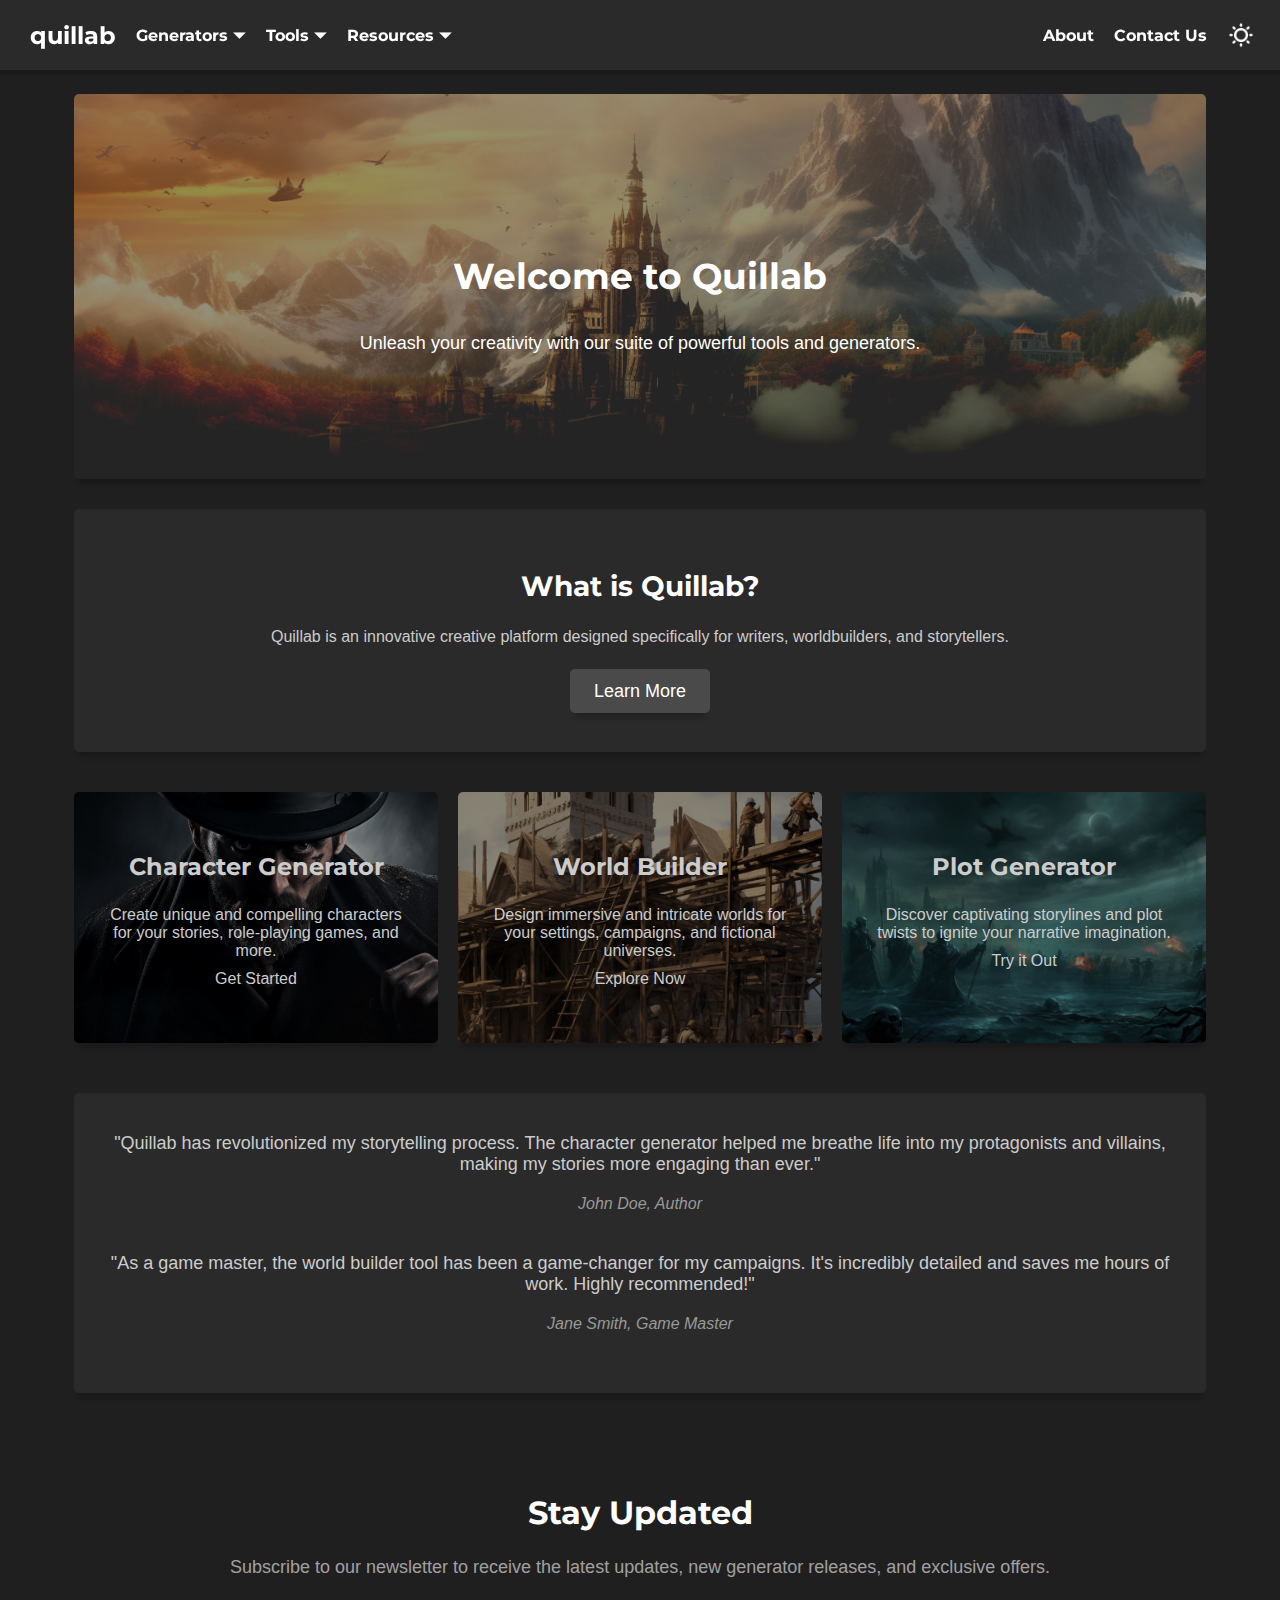
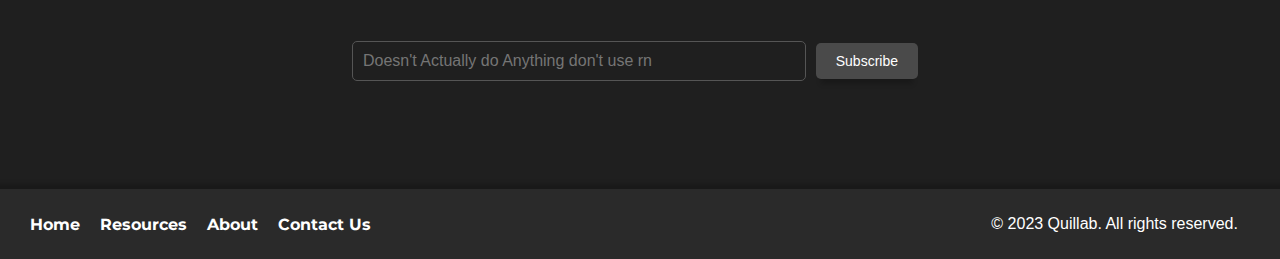
<file: quillab/index.html>
<!DOCTYPE html>
<html>

<head>
  <title>Quillab | Home</title>
  <link rel="icon" type="image/png" href="images/icon.png">
  <link rel="stylesheet" href="styles/style.css">
</head>

<body>
  <!--HEADER-->
  <header>
    <nav>
      <ul class="header-options-left">

        <li><a class="link" href="./"><h1>quillab</h1></a></li>

        <li class="dropdown">
          <h2>Generators ⏷</h2>
          <div class="dropdown-container">
            <ul class="dropdown-content">
              <li><a class="link" href="./generators"><b>Generators Home</b></a></li>
              <li><a class="link" href="./generators/character-generator">Character Generator</a></li>
              <!-- Add more generator links here -->
            </ul>
          </div>
        </li>
        
        <li class="dropdown" class="link" href="./generators">
          <h2>Tools ⏷</h2>
          <div class="dropdown-container">
            <ul class="dropdown-content">
              <li><a class="link" href="./tools"><b>Tools Home</b></a></li>
              <!-- Add more generator links here -->
            </ul>
          </div>
        </li>
        
        <li class="dropdown">
          <h2>Resources ⏷</h2>
          <div class="dropdown-container">
            <ul class="dropdown-content">
              <li><a class="link" href="./resources"><b>Resources Home</b></a></li>
              <li><a class="link" href="./resources/brandon-sanderson/writing-lectures-2020">Sci-Fi and Fantasy Writing Lectures</a></li>
              <!-- Add more generator links here -->
            </ul>
          </div>
        </li>
      </ul>
      <ul class="header-options-right">
        <li><a class="link" href="./about"><h2>About</h2></a></li>
        <li><a class="link" href="./contactus"><h2>Contact Us</h2></a></li>
        <li><img src="./images/light-mode.png" class="icon-button" onclick="toggleTheme()"></li>
      </ul>
    </nav>
    <script>
      var element = document.body;
      
      if (localStorage.getItem("theme") === "light-mode")
      {
        element.classList.toggle("light-mode");
        console.log("Set theme at startup");
      } else
      {
        localStorage.setItem("theme", "dark-mode");
        console.log("Set Theme to Dark Mode");
      }

      function toggleTheme() {
        element.classList.toggle("light-mode");

        if (localStorage.getItem("theme") === "dark-mode")
        {
          localStorage.setItem("theme", "light-mode");
          console.log("Set Theme to Light Mode");
        } else
        {
          localStorage.setItem("theme", "dark-mode");
          console.log("Set Theme to Dark Mode");
        }
      }
    </script>
  </header>
  
  <!--BODY-->
  <div class="centered-container">
    <section class="hero-section" style="background-image: url(./images/hero_banner_dark.png);">
      <h1 style="color: white;">Welcome to Quillab</h1>
      <p style="color: white;">Unleash your creativity with our suite of powerful tools and generators.</p>
    </section>

    <section class="box-container">
      <h2 style="margin: 20px 0;">What is Quillab?</h2>
      <p>Quillab is an innovative creative platform designed specifically for writers, worldbuilders, and storytellers.</p>
      <div style="margin: 30px 0 10px;">
        <a class="large-button-link" href="./about">Learn More</a>
      </div>
    </section>
  
    <section class="feature-section">
      <a href="./character-generator" class="feature-card-link" style="background-image: url(./images/banners/gen_character.png); background-color: #aaaaaa;">
        <h3 style="color: #cccccc;">Character Generator</h3>
        <p style="color: #cccccc;">Create unique and compelling characters for your stories, role-playing games, and more.</p>
        <p style="color: #cccccc;">Get Started</p>
      </a>
      <a href="#" class="feature-card-link" style="background-image: url(./images/banners/worldbuilding.png); background-color: #888888;">
        <h3 style="color: #cccccc;">World Builder</h3>
        <p style="color: #cccccc;">Design immersive and intricate worlds for your settings, campaigns, and fictional universes.</p>
        <p style="color: #cccccc;">Explore Now</p>
      </a>
      <a href="#" class="feature-card-link" style="background-image: url(./images/banners/gen_plot.png); background-color: #888888;">
        <h3 style="color: #cccccc;">Plot Generator</h3>
        <p style="color: #cccccc;">Discover captivating storylines and plot twists to ignite your narrative imagination.</p>
        <p style="color: #cccccc;">Try it Out</p>
      </a>
    </section>
  
    <section class="testimonial-section">
      <div class="testimonial">
        <blockquote>"Quillab has revolutionized my storytelling process. The character generator helped me breathe life into my protagonists and villains, making my stories more engaging than ever."</blockquote>
        <cite>John Doe, Author</cite>
      </div>
      <div class="testimonial">
        <blockquote>"As a game master, the world builder tool has been a game-changer for my campaigns. It's incredibly detailed and saves me hours of work. Highly recommended!"</blockquote>
        <cite>Jane Smith, Game Master</cite>
      </div>
    </section>
  
    <section class="newsletter-section">
      <h2>Stay Updated</h2>
      <p>Subscribe to our newsletter to receive the latest updates, new generator releases, and exclusive offers.</p>
      <form class="newsletter-form">
        <input type="email" placeholder="Doesn't Actually do Anything don't use rn" required>
        <button type="submit">Subscribe</button>
      </form> 
    </section>
  </div>

  <!--FOOTER-->
  <footer>
    <nav>
      <ul class="header-options-left">
        <li><a class="link" href="./index"><h2>Home</h2></a></li>
        <li><a class="link" href="./resources"><h2>Resources</h2></a></li>
        <li><a class="link" href="./about"><h2>About</h2></a></li>
        <li><a class="link" href="./contactus"><h2>Contact Us</h2></a></li>
      </ul>
      <ul class="header-options-right">
        <li>&copy; 2023 Quillab. All rights reserved.</li>
      </ul>
    </nav>
  </footer>
</body>
</html>
</file>
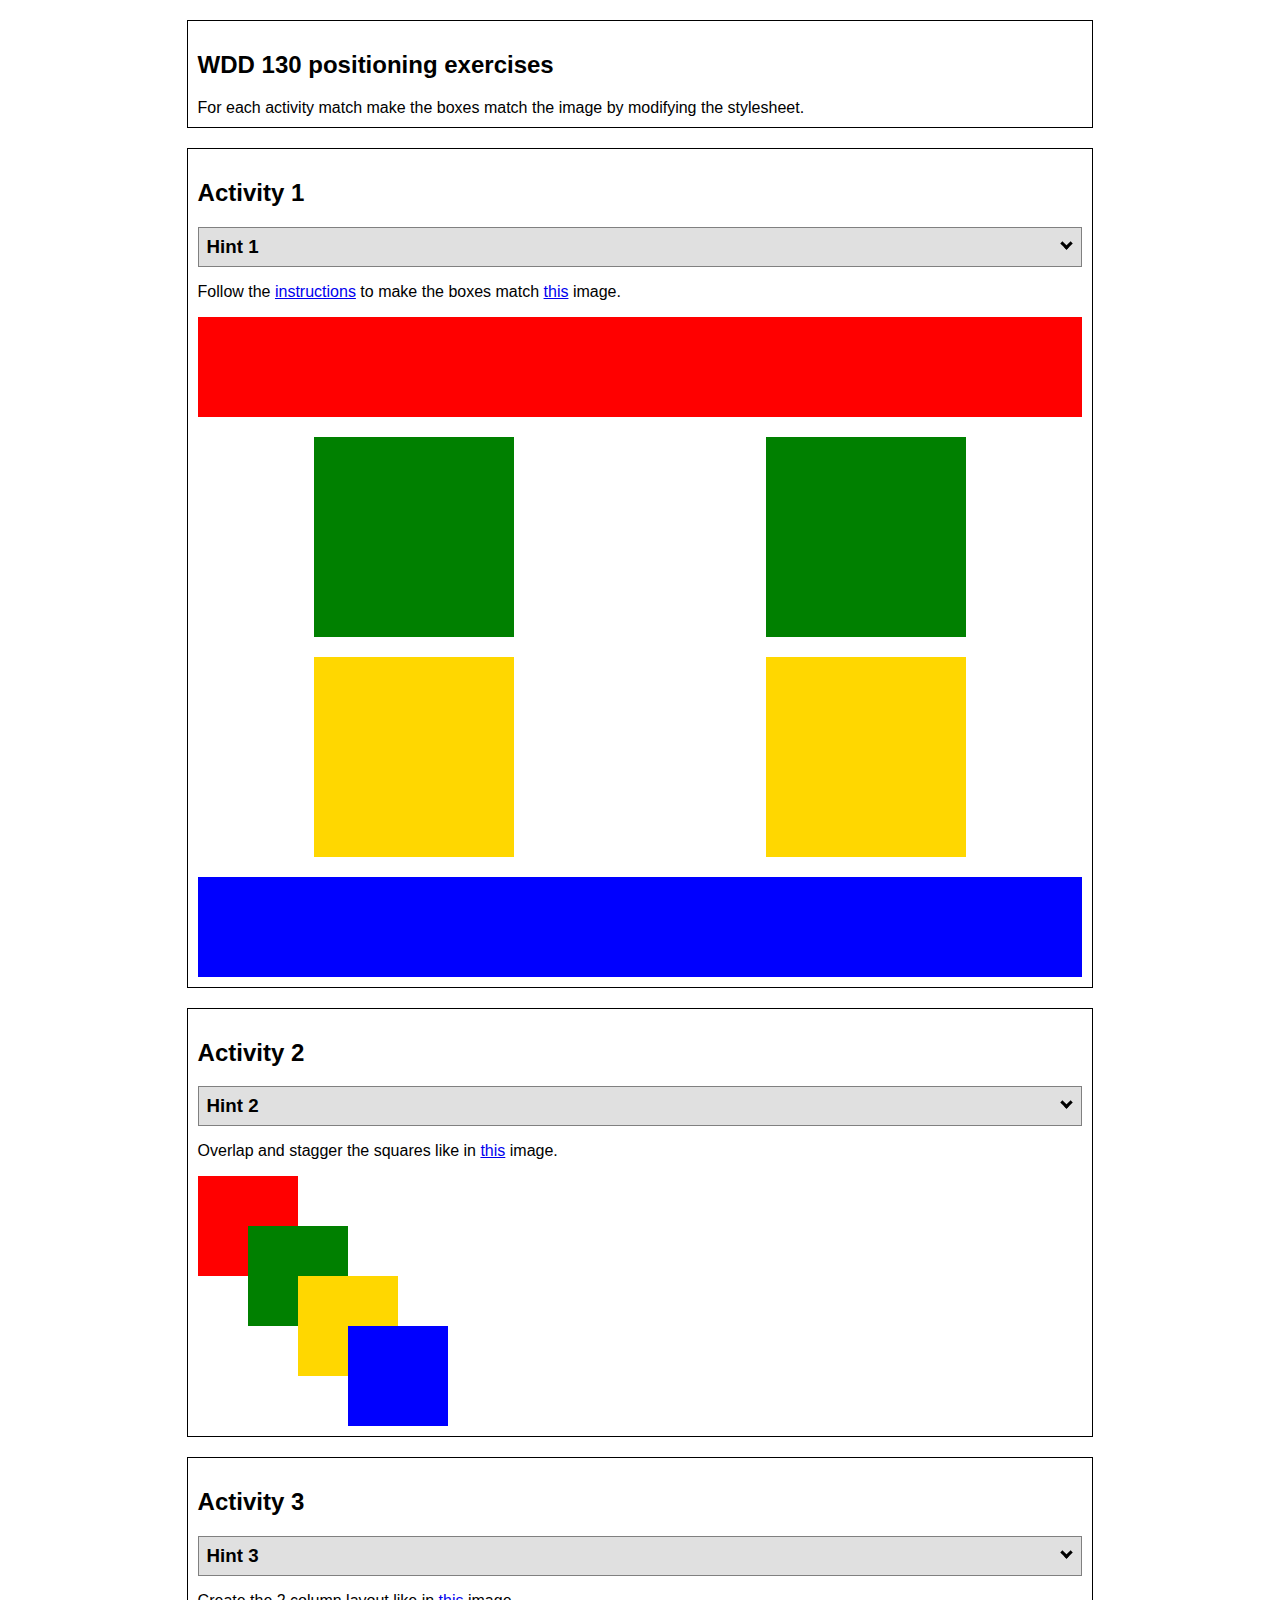
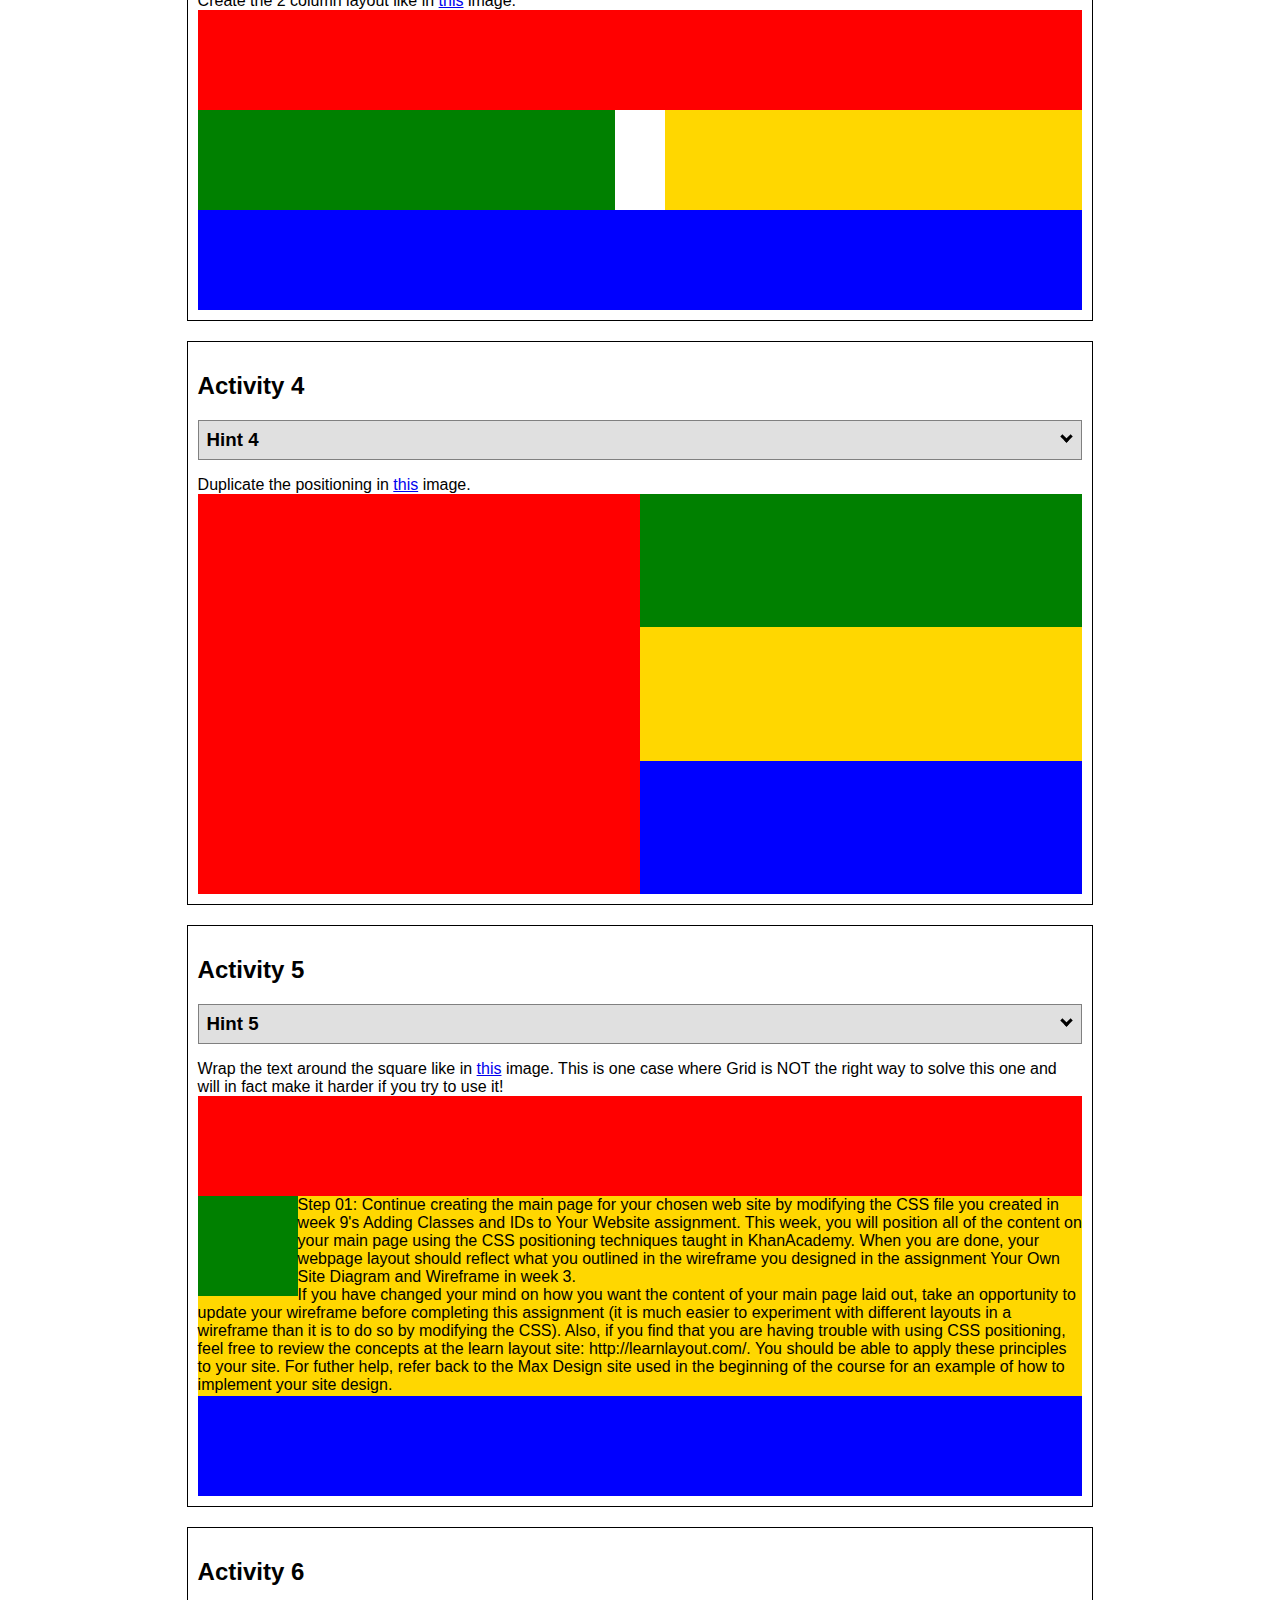
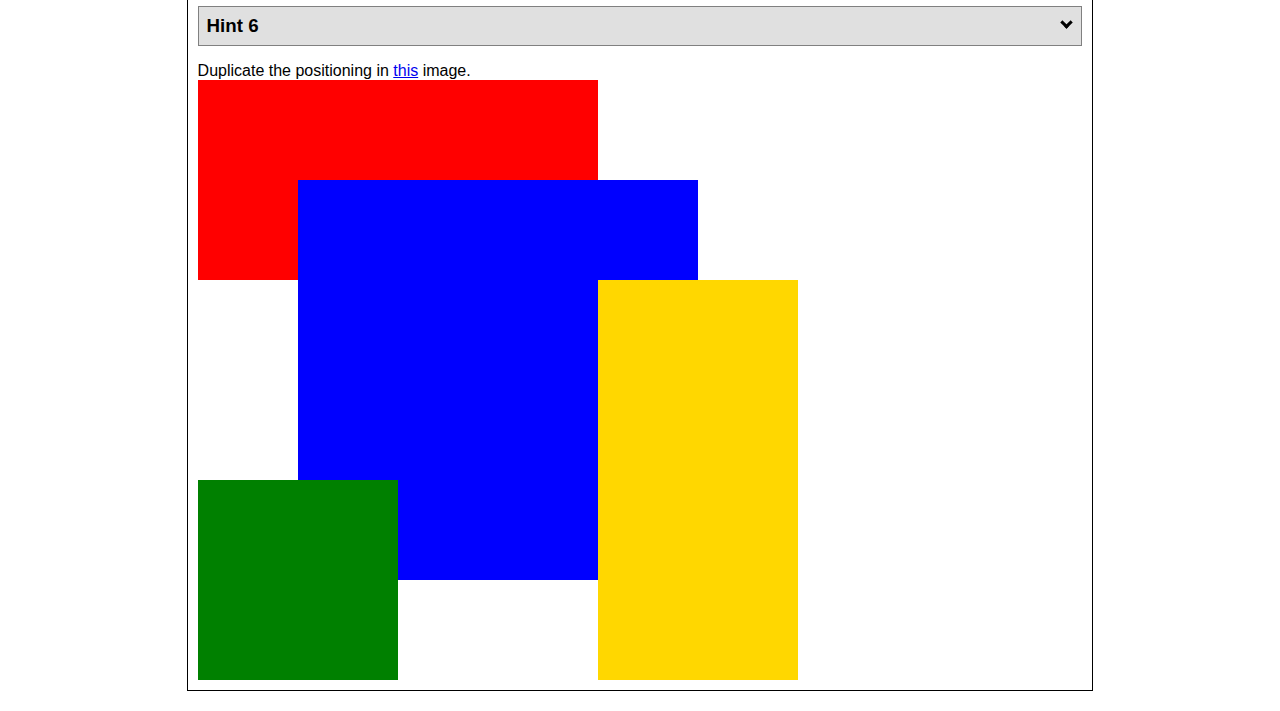
<file: positioning.html>
<!DOCTYPE html>
<html lang="en">
  <head>
    <!-- HTML - Name: positioning.html -->
    <title>Positioning Activity</title>
    <link rel="stylesheet" type="text/css" href="positionstyles.css" />
  </head>
  <body>
    <div class="activity">
      <h2>WDD 130 positioning exercises</h2>
      For each activity match make the boxes match the image by modifying the stylesheet.</div>
    <div class="activity">
      <h2>Activity 1</h2>
      <section class="hint"><input type="checkbox" ><i></i> <h3>Hint 1</h3><div><p>Check out the <a href="https://byui-wdd.github.io/wdd130/activities/w06-css-positioning.html" target="_blank">activity instructions</a> in Ilearn!</p></div></section>
      <p>Follow the <a href="https://byui-wdd.github.io/wdd130/activities/w06-css-positioning.html" target="_blank">instructions</a> to make the boxes match  <a href="https://byui-wdd.github.io/wdd130/images/example1.png" target="_blank">this</a> image.</p>
      <div class="content1" >
        <div class="red1" ></div>
        <div class="green1" ></div>
        <div class="green1" ></div>
        <div class="yellow1"></div>
        <div class="yellow1"></div>
        <div class="blue1"></div>
      </div>
    </div>
    <div class="activity">
      <h2>Activity 2</h2>
      <section class="hint"><input type="checkbox" > <h3>Hint 2</h3><i></i><div>
      <ul>
      <li>grid-template-columns: 50px 50px 50px 50px 50px </li></ul></div></section>
      <p>Overlap and stagger the squares like in <a href="https://byui-wdd.github.io/wdd130/images/example2.png" target="_blank">this</a> image.</p>
      <div class="content2" >
        <div class="red2" ></div>
        <div class="green2" ></div>
        <div class="yellow2"></div>
        <div class="blue2"></div>
      </div>
    </div>
    <div class="activity">
      <h2>Activity 3</h2>
      <section class="hint"><input type="checkbox" > <h3>Hint 3</h3><i></i><div><p>This one is going to be best solved with CSS Grid. Remember to make the boxes the right width first...then start moving them around. </p><h4>Properties used:</h4><ul><li>display:grid;</li><li>grid-template-columns:</li><li>grid-column-gap:</li>
        <li>grid-column:</li>  </ul></div></section>
      Create the 2 column layout like in <a href="https://byui-wdd.github.io/wdd130/images/example3.png" target="_blank">this</a>  image.
      <div class="content3" >
        <div class="red3" ></div>
        <div class="green3" ></div>
        <div class="yellow3"></div>
        <div class="blue3"></div>
      </div>
    </div>
    <div class="activity">
      <h2>Activity 4</h2>
      <section class="hint"><input type="checkbox" > <h3>Hint 4</h3><i></i><div><p>For the others we have been primarily concerned with width. For this one you will need to adjust height as well. </p><h4>Properties used:</h4><ul><li>display:grid;</li><li>grid-template-columns:</li><li>grid-row:</li></ul></div></section>
      Duplicate the positioning in <a href="https://byui-wdd.github.io/wdd130/images/example4.png" target="_blank">this</a> image. 
      <div class="content4" >
        <div class="red4" ></div>
        <div class="green4" ></div>
        <div class="yellow4"></div>
        <div class="blue4"></div>
      </div>
    </div>

    <div class="activity">
      <h2>Activity 5</h2>
      <section class="hint"><input type="checkbox" > <h3>Hint 5</h3><i></i><div><p>Grid is <strong>not</strong> the right way to do this.  In fact there is only one way to really do that...and that is with float. Remember that we float the thing we want the text to wrap around.  Also remember to start by making all the shapes the right size and shape.</p><h4>Properties used:</h4><ul><li>float: left;</li></ul></div></section>
      Wrap the text around the square like in <a href="https://byui-wdd.github.io/wdd130/images/example5.png" target="_blank">this</a> image. This is one case where Grid is NOT the right way to solve this one and will in fact make it harder if you try to use it!
      <div class="content5" >
        <div class="red5" ></div>
        <div class="green5" ></div>
        <div class="yellow5">Step 01: Continue creating the main page for your chosen web site by modifying the CSS file you created in week 9's Adding Classes and IDs to Your Website assignment. This week, you will position all of the content on your main page using the CSS positioning techniques taught in KhanAcademy. When you are done, your webpage layout should reflect what you outlined in the wireframe you designed in the assignment Your Own Site Diagram and Wireframe in week 3. <br />
          If you have changed your mind on how you want the content of your main page laid out, take an opportunity to update your wireframe before completing this assignment (it is much easier to experiment with different layouts in a wireframe than it is to do so by modifying the CSS). Also, if you find that you are having trouble with using CSS positioning, feel free to review the concepts at the learn layout site: http://learnlayout.com/. You should be able to apply these principles to your site. For futher help, refer back to the Max Design site used in the beginning of the course for an example of how to implement your site design.</div>
        <div class="blue5"></div>
      </div>
    </div>
    <div class="activity">
      <h2>Activity 6</h2>
      <section class="hint"><input type="checkbox" > <h3>Hint 6</h3><i></i><div><p>This one is all about visualizing the grid behind the layout. If you are having a hard time doing that first: all the sizes are even multiples of 100, and second here is another example with the lines drawn: <a href="https://byui-wdd.github.io/wdd130/images/example6-hint.png" target="_blank">example 6 with lines</a>. For this one you will find it easiest if you use px for the column width. You can also use <kbd>z-index</kbd> to control the element layering.    </p><h4>Properties used:</h4><ul><li>display:grid;</li><li>grid-template-columns:</li><li>grid-column:</li><li>grid-row:</li><li><a href="https://www.w3schools.com/cssref/pr_pos_z-index.asp" target="_blank">z-index:</a></li></ul></div></section>
      Duplicate the positioning in <a href="https://byui-wdd.github.io/wdd130/images/example6.png" target="_blank">this</a> image.
      <div class="content6" >
        <div class="red6" ></div>
        <div class="green6" ></div>
        <div class="yellow6"></div>
        <div class="blue6"></div>
      </div>
    </div>
  </body>
</html>
</file>
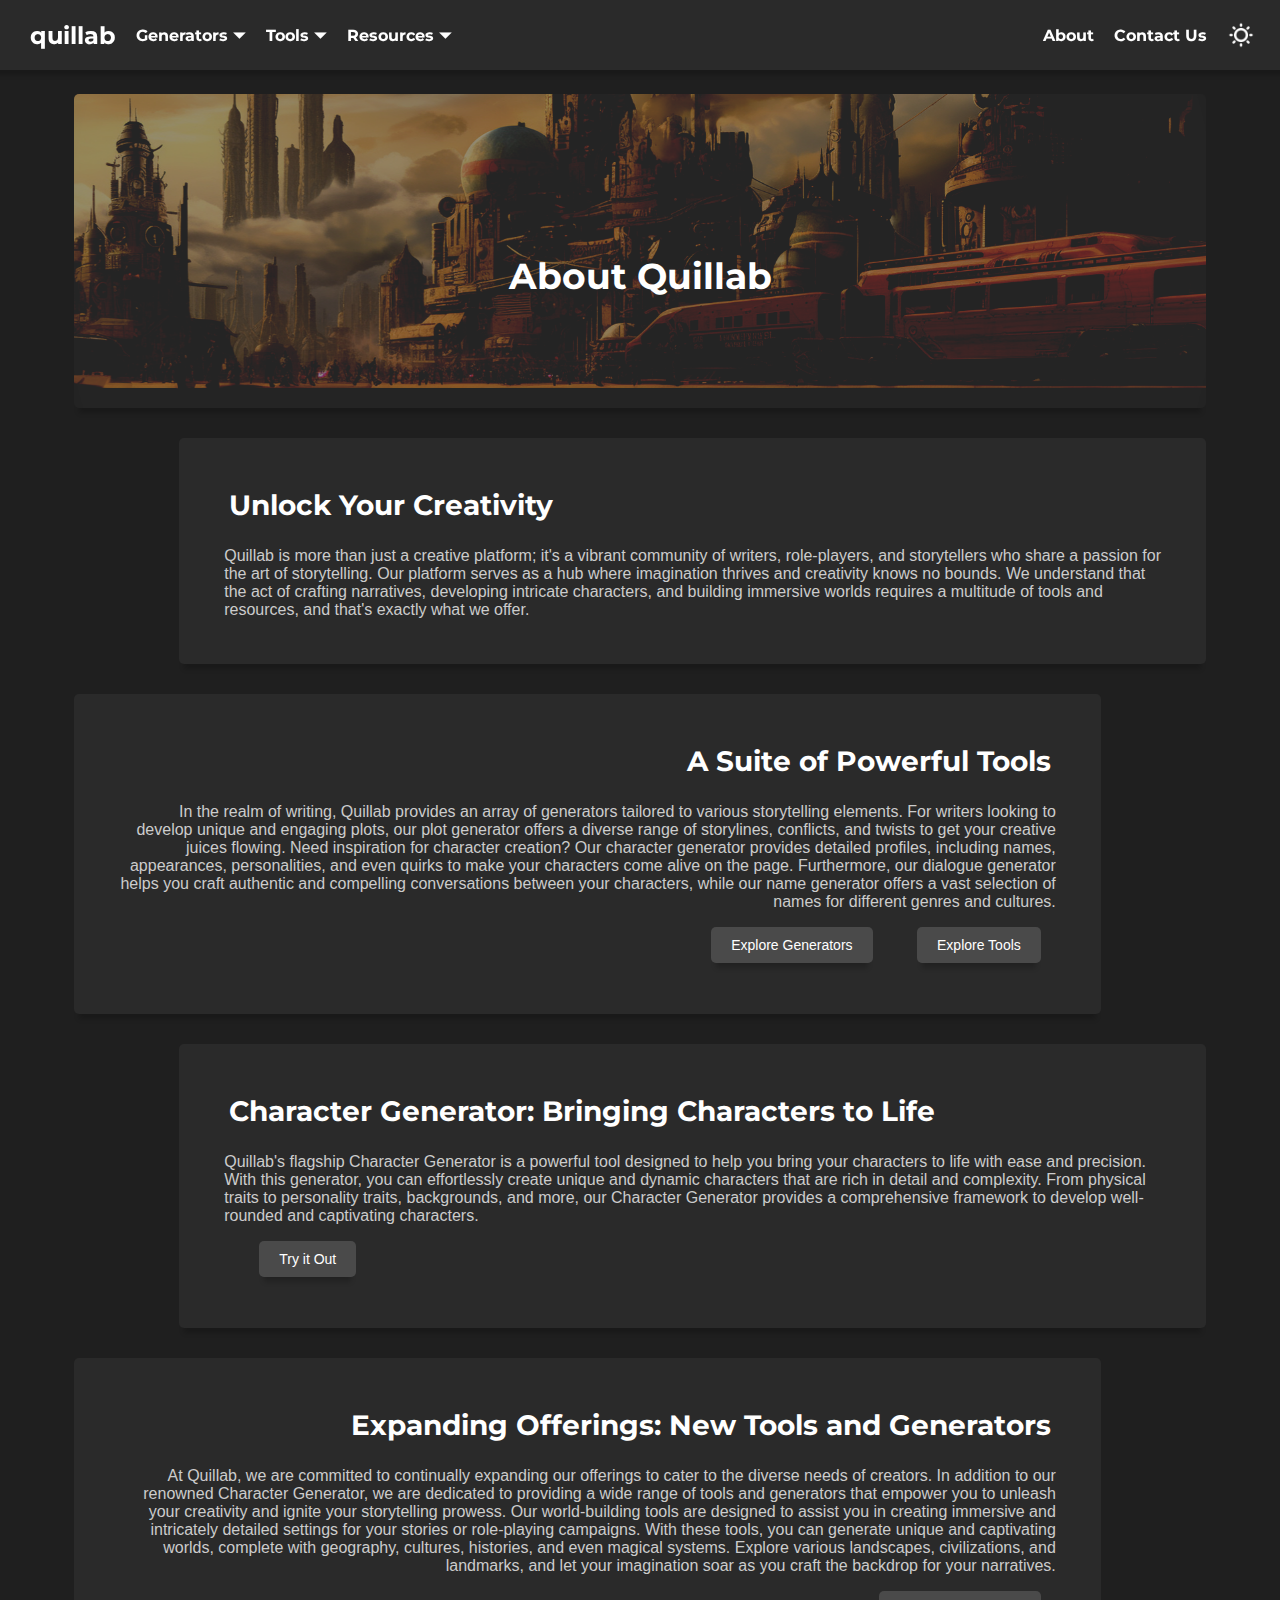
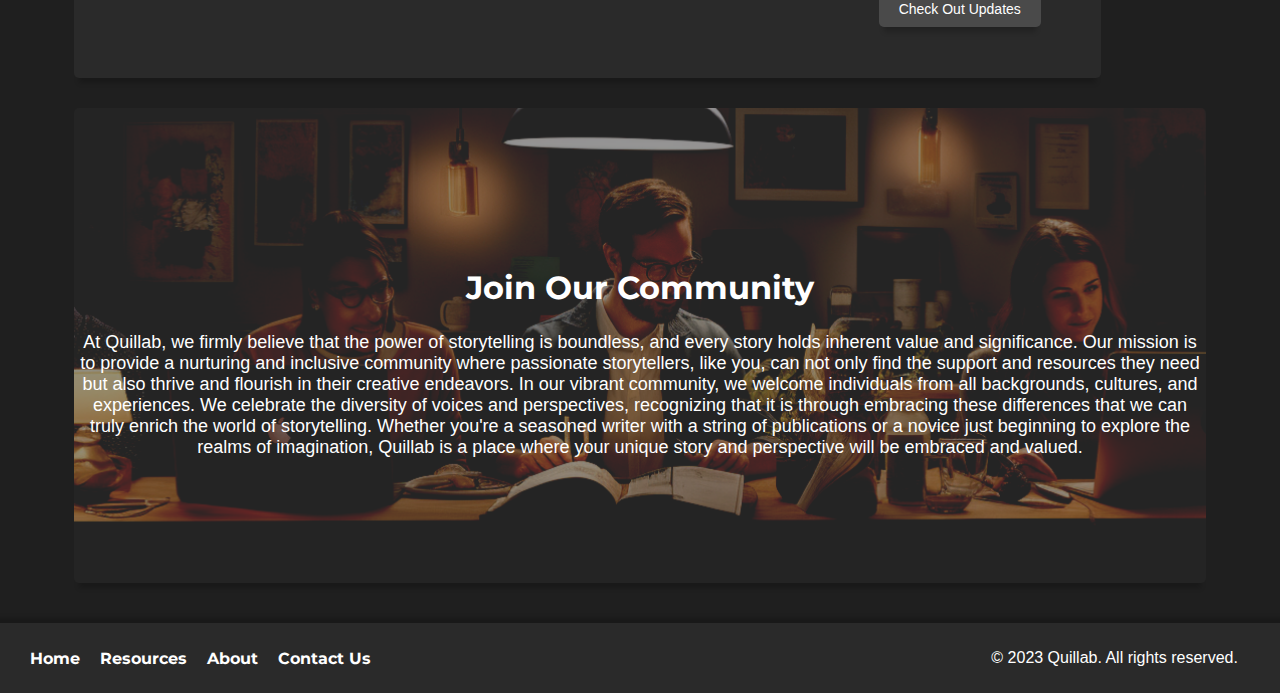
<file: quillab/about.html>
<!DOCTYPE html>
<html>
<head>
  <title>Quillab | About</title>
  <link rel="stylesheet" href="./styles/style.css">
</head>

<body>
  <!--HEADER-->
  <header>
    <nav>
      <ul class="header-options-left">

        <li><a class="link" href="./"><h1>quillab</h1></a></li>

        <li class="dropdown">
          <h2>Generators ⏷</h2>
          <div class="dropdown-container">
            <ul class="dropdown-content">
              <li><a class="link" href="./generators"><b>Generators Home</b></a></li>
              <li><a class="link" href="./generators/character-generator">Character Generator</a></li>
              <!-- Add more generator links here -->
            </ul>
          </div>
        </li>
        
        <li class="dropdown" class="link" href="./generators">
          <h2>Tools ⏷</h2>
          <div class="dropdown-container">
            <ul class="dropdown-content">
              <li><a class="link" href="./tools"><b>Tools Home</b></a></li>
              <!-- Add more generator links here -->
            </ul>
          </div>
        </li>
        
        <li class="dropdown">
          <h2>Resources ⏷</h2>
          <div class="dropdown-container">
            <ul class="dropdown-content">
              <li><a class="link" href="./resources"><b>Resources Home</b></a></li>
              <li><a class="link" href="./resources/brandon-sanderson/writing-lectures-2020">Sci-Fi and Fantasy Writing Lectures</a></li>
              <!-- Add more generator links here -->
            </ul>
          </div>
        </li>
      </ul>
      <ul class="header-options-right">
        <li><a class="link" href="./about"><h2>About</h2></a></li>
        <li><a class="link" href="./contactus"><h2>Contact Us</h2></a></li>
        <li><img src="./images/light-mode.png" class="icon-button" onclick="toggleTheme()"></li>
      </ul>
    </nav>
    <script>
      var element = document.body;
      
      if (localStorage.getItem("theme") === "light-mode")
      {
        element.classList.toggle("light-mode");
        console.log("Set theme at startup");
      } else
      {
        localStorage.setItem("theme", "dark-mode");
        console.log("Set Theme to Dark Mode");
      }

      function toggleTheme() {
        element.classList.toggle("light-mode");

        if (localStorage.getItem("theme") === "dark-mode")
        {
          localStorage.setItem("theme", "light-mode");
          console.log("Set Theme to Light Mode");
        } else
        {
          localStorage.setItem("theme", "dark-mode");
          console.log("Set Theme to Dark Mode");
        }
      }
    </script>
  </header>
  
  <!--BODY-->
  <div class="centered-container">
    <section class="hero-section" style="background-image: url(./images/about_hero.png);">
      <h1 style="color: white;">About Quillab</h1>
    </section>
    <div class="box-container-left">
      <h2>Unlock Your Creativity</h2>
      <p>
        Quillab is more than just a creative platform; it's a vibrant community of writers, role-players, and storytellers who share a passion for the art of storytelling. Our platform serves as a hub where imagination thrives and creativity knows no bounds. We understand that the act of crafting narratives, developing intricate characters, and building immersive worlds requires a multitude of tools and resources, and that's exactly what we offer.
      </p>
    </div>
      
    <div class="box-container-right">
      <h2>A Suite of Powerful Tools</h2>
      <p>
        In the realm of writing, Quillab provides an array of generators tailored to various storytelling elements. For writers looking to develop unique and engaging plots, our plot generator offers a diverse range of storylines, conflicts, and twists to get your creative juices flowing. Need inspiration for character creation? Our character generator provides detailed profiles, including names, appearances, personalities, and even quirks to make your characters come alive on the page. Furthermore, our dialogue generator helps you craft authentic and compelling conversations between your characters, while our name generator offers a vast selection of names for different genres and cultures.
      </p>
      <ul style="margin: 20px 0;">
        <a href="./character-generator" class="button-link">Explore Generators</a>
        <a href="./character-generator" class="button-link">Explore Tools</a>
      </ul>
    </div>
      
    <div class="box-container-left">
      <h2>Character Generator: Bringing Characters to Life</h2>
      <p>
        Quillab's flagship Character Generator is a powerful tool designed to help you bring your characters to life with ease and precision. With this generator, you can effortlessly create unique and dynamic characters that are rich in detail and complexity. From physical traits to personality traits, backgrounds, and more, our Character Generator provides a comprehensive framework to develop well-rounded and captivating characters.
      </p>
      <ul style="margin: 20px 0px;">
        <a href="./character-generator" class="button-link">Try it Out</a>
      </ul>
    </div>
      
    <div class="box-container-right">
      <h2>Expanding Offerings: New Tools and Generators</h2>
      <p>
        At Quillab, we are committed to continually expanding our offerings to cater to the diverse needs of creators. In addition to our renowned Character Generator, we are dedicated to providing a wide range of tools and generators that empower you to unleash your creativity and ignite your storytelling prowess.
        Our world-building tools are designed to assist you in creating immersive and intricately detailed settings for your stories or role-playing campaigns. With these tools, you can generate unique and captivating worlds, complete with geography, cultures, histories, and even magical systems. Explore various landscapes, civilizations, and landmarks, and let your imagination soar as you craft the backdrop for your narratives.
      </p>
      <ul style="margin: 20px 0px;">
        <a href="./character-generator" class="button-link">Check Out Updates</a>
      </ul>
    </div>
    <section class="hero-section" style="background-image: url(./images/community_banner.png);">
      <h2 style="color: white;">Join Our Community</h2>
      <p style="color: white;">
        At Quillab, we firmly believe that the power of storytelling is boundless, and every story holds inherent value and significance. Our mission is to provide a nurturing and inclusive community where passionate storytellers, like you, can not only find the support and resources they need but also thrive and flourish in their creative endeavors.
        In our vibrant community, we welcome individuals from all backgrounds, cultures, and experiences. We celebrate the diversity of voices and perspectives, recognizing that it is through embracing these differences that we can truly enrich the world of storytelling. Whether you're a seasoned writer with a string of publications or a novice just beginning to explore the realms of imagination, Quillab is a place where your unique story and perspective will be embraced and valued.
      </p>
    </section>
</div>

  <!--FOOTER-->
  <footer>
    <nav>
      <ul class="header-options-left">
        <li><a class="link" href="./index"><h2>Home</h2></a></li>
        <li><a class="link" href="./resources"><h2>Resources</h2></a></li>
        <li><a class="link" href="./about"><h2>About</h2></a></li>
        <li><a class="link" href="./contactus"><h2>Contact Us</h2></a></li>
      </ul>
      <ul class="header-options-right">
        <li>&copy; 2023 Quillab. All rights reserved.</li>
      </ul>
    </nav>
  </footer>
</body>
</html>
</file>
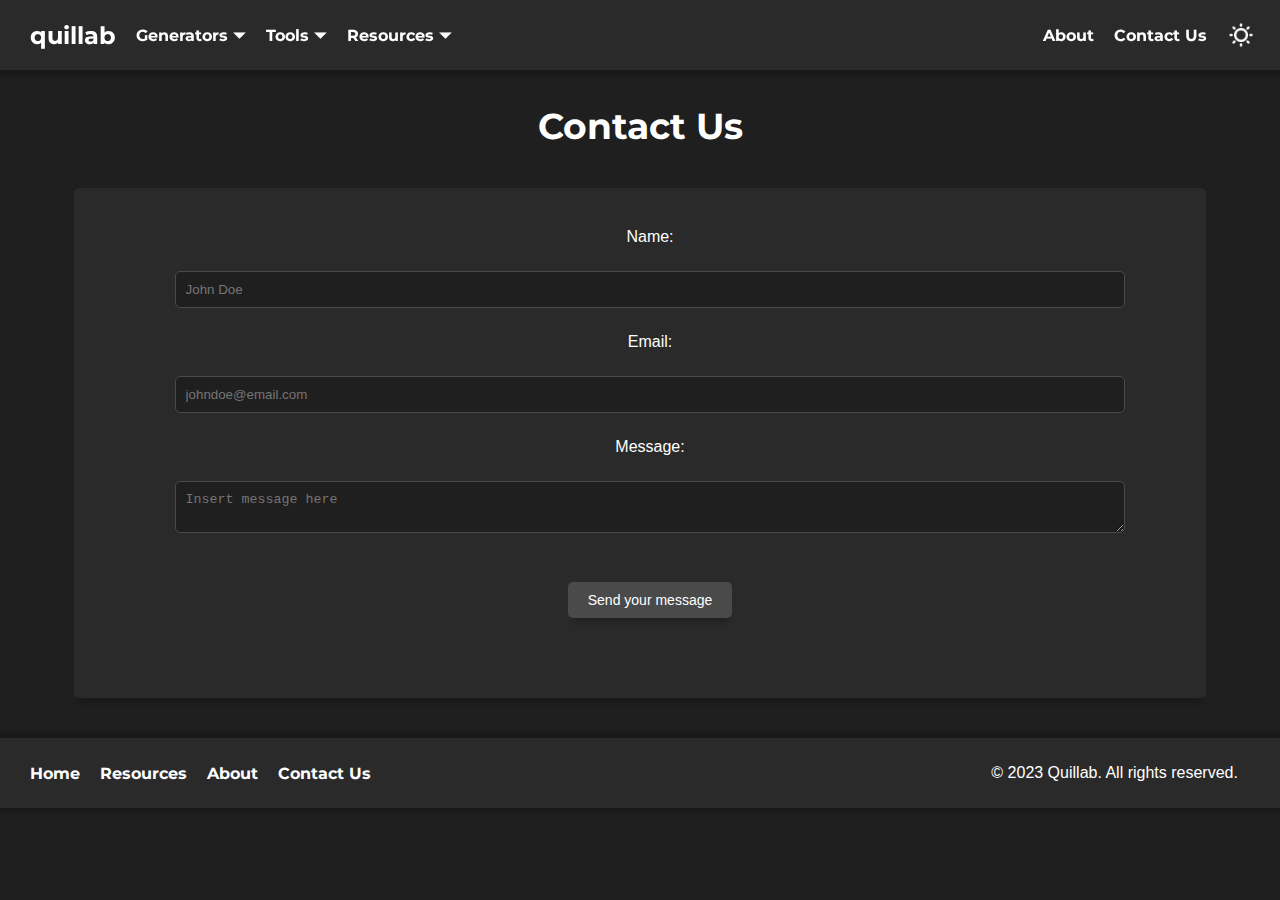
<file: quillab/contactus.html>
<!DOCTYPE html>
<html>

<head>
  <title>Quillab | Contact Us</title>
  <link rel="icon" type="image/png" href="images/icon.png">
  <link rel="stylesheet" href="styles/style.css">
</head>

<body>
  <!--HEADER-->
  <header>
    <nav>
      <ul class="header-options-left">

        <li><a class="link" href="./"><h1>quillab</h1></a></li>

        <li class="dropdown">
          <h2>Generators ⏷</h2>
          <div class="dropdown-container">
            <ul class="dropdown-content">
              <li><a class="link" href="./generators"><b>Generators Home</b></a></li>
              <li><a class="link" href="./generators/character-generator">Character Generator</a></li>
              <!-- Add more generator links here -->
            </ul>
          </div>
        </li>
        
        <li class="dropdown" class="link" href="./generators">
          <h2>Tools ⏷</h2>
          <div class="dropdown-container">
            <ul class="dropdown-content">
              <li><a class="link" href="./tools"><b>Tools Home</b></a></li>
              <!-- Add more generator links here -->
            </ul>
          </div>
        </li>
        
        <li class="dropdown">
          <h2>Resources ⏷</h2>
          <div class="dropdown-container">
            <ul class="dropdown-content">
              <li><a class="link" href="./resources"><b>Resources Home</b></a></li>
              <li><a class="link" href="./resources/brandon-sanderson/writing-lectures-2020">Sci-Fi and Fantasy Writing Lectures</a></li>
              <!-- Add more generator links here -->
            </ul>
          </div>
        </li>
      </ul>
      <ul class="header-options-right">
        <li><a class="link" href="./about"><h2>About</h2></a></li>
        <li><a class="link" href="./contactus"><h2>Contact Us</h2></a></li>
        <li><img src="./images/light-mode.png" class="icon-button" onclick="toggleTheme()"></li>
      </ul>
    </nav>
    <script>
      var element = document.body;
      
      if (localStorage.getItem("theme") === "light-mode")
      {
        element.classList.toggle("light-mode");
        console.log("Set theme at startup");
      } else
      {
        localStorage.setItem("theme", "dark-mode");
        console.log("Set Theme to Dark Mode");
      }

      function toggleTheme() {
        element.classList.toggle("light-mode");

        if (localStorage.getItem("theme") === "dark-mode")
        {
          localStorage.setItem("theme", "light-mode");
          console.log("Set Theme to Light Mode");
        } else
        {
          localStorage.setItem("theme", "dark-mode");
          console.log("Set Theme to Dark Mode");
        }
      }
    </script>
  </header>
  
  <!--BODY-->
  <div class="centered-container">
    <h1 class="page-title">Contact Us</h1>

    <section class="box-container">
        <div id="feedback"></div>
        <form action="/my-handling-form-page" method="post">
            <ul>
              <li>
                <label for="name">Name:</label>
              </li>
              <li>
                <input type="text" id="name" name="user_name" placeholder="John Doe"/>
              </li>
              <li>
                <label for="mail">Email:</label>
              </li>
              <li>
                <input type="email" id="mail" name="user_email" placeholder="johndoe@email.com"/>
              </li>
              <li>
                <label for="msg">Message:</label>
              </li>
              <li>
                <textarea id="msg" name="user_message" placeholder="Insert message here"></textarea>
              </li>
              <li>
                <button type="submit" class="button">Send your message</button>
              </li>
            </ul>
          </form>
    </section>
    <script>
        // get the feedback div element so we can do something with it.
        const feedbackElement = document.getElementById('feedback');
        // get the form so we can read what was entered in it.
        const formElement = document.forms[0];
        // add a 'listener' to wait for a submission of our form. When that happens run the code below.
        formElement.addEventListener('submit', function(e) {
            // stop the form from doing the default action.
            e.preventDefault();
            // set the contents of our feedback element to a message letting the user know the form was submitted successfully. Notice that we pull the name that was entered in the form to personalize the message!
            feedbackElement.innerHTML = 'Hello '+ formElement.user_name.value +'! Thank you for your message. We will get back with you as soon as possible!';
            // make the feedback element visible.
            feedbackElement.style.display = "block";
            // add a class to move everything down so our message doesn't cover it.
            document.body.classList.toggle('moveDown');
        });
    </script>
    
  </div>

  <!--FOOTER-->
  <footer>
    <nav>
      <ul class="header-options-left">
        <li><a class="link" href="./index"><h2>Home</h2></a></li>
        <li><a class="link" href="./resources"><h2>Resources</h2></a></li>
        <li><a class="link" href="./about"><h2>About</h2></a></li>
        <li><a class="link" href="./contactus"><h2>Contact Us</h2></a></li>
      </ul>
      <ul class="header-options-right">
        <li>&copy; 2023 Quillab. All rights reserved.</li>
      </ul>
    </nav>
  </footer>
</body>
</html>
</file>
<file: quillab/styles/style.css>
/* Global Styles */

@import url('https://fonts.googleapis.com/css2?family=Montserrat:wght@800&display=swap');

:root {
  --background: #1f1f1f;
  --dark-background: #121212;
  --text: #ffffff;
  --dim-text: #cccccc;
  --text-hover: #999999;
  --section-background: #2a2a2a;
  --button-background: #4a4a4a;
  --button-hover: #f09328;
  --border: #555555;
  --accent: #c76e09;
}

.light-mode {
  --background: #c2c2c2;
  --dark-background: #717171;
  --text: #000000;
  --dim-text: #333333;
  --text-hover: #666666;
  --section-background: #ededed;
  --button-background: #d5d5d5;
  --button-hover: #f09328;
  --border: #aaaaaa;
  --accent: #c76e09;
}

*{
  margin: 0;
  padding: 0;
  list-style: none;
  text-decoration: none;
  transition: all 0.15s ease;
  background-size: auto 105%;
  background-position: center;
  background-repeat: no-repeat;
}

body {
  margin: 0;
  font-family: Verdana, Tahoma, sans-serif;
  justify-content: center;
  align-items: center;
  align-self: center;
  min-height: 100vh;
  background-color: var(--background);
  color: var(--text);
}

/* 
█░█ █▀▀ ▄▀█ █▀▄ █▀▀ █▀█
█▀█ ██▄ █▀█ █▄▀ ██▄ █▀▄
*/

header,
footer {
  display: flex;
  justify-content: space-between;
  align-items: center;
  position: fixed;
  width: 100%;
  height: 50px;
  z-index: 5;
  background-color: var(--section-background);
  padding: 10px;
  box-shadow: 0px 0px 5px 5px rgba(0,0,0,0.2);
}

/* Footer */
footer {
  position: relative;
  width: 98.6666%;
}

header h1,
footer h1 {
  font-size: 24px;
  color: var(--text);
  margin: 0;
}

header h2,
footer h2 {
  font-size: 16px;
  color: var(--text);
  margin: 0;
}

header nav,
footer nav {
  width: 100%;
  display: flex;
  align-items: center;
  justify-content: space-between;
  padding: 10px;
  padding-right: 25px;
}

.header-options-left {
  margin-left: auto;
  display: flex;
  float: left;
  margin: 0;
  padding: 0;
}

.header-options-left li {
  display: flex;
  float: left;
  padding: 0 10px;
  margin: 0;
  align-items: center;
}

.header-options-right {
  margin-left: auto;
  display: flex;
  float: right;
}

.header-options-right li {
  display: flex;
  float: right;
  padding: 0 10px;
  margin: 0;
  align-items: center;
}

header a:hover,
header h1:hover,
header h2:hover,
footer a:hover,
footer h1:hover,
footer h2:hover {
  color: var(--text-hover);
}

/* Dropdown Stuffz */

.dropdown {
  cursor: pointer;
}

.dropdown-container {
  display: none;
  position: absolute;
  margin-top: 35px;
  margin-left: -15px;
  padding: 10px;
  width: 100%;
}

.dropdown-content {
  min-width: 100px;
  max-width: 750px;
  position: absolute;
  padding: 5px;
  z-index: 15;
  border: none;
  border-radius: 5px;
  background-color: var(--button-background);
  box-shadow: 0px 10px 5px -5px rgba(0,0,0,0.2);
}

.dropdown:hover .dropdown-container {
  display: block;
}

.dropdown:hover {
  color: var(--text-hover);
}

.dropdown-container li {
  margin: 0;
  padding: 5px 10px;
}


/* 
█▀▄▀█ ▄▀█ █ █▄░█   █▀▀ █▀█ █▄░█ ▀█▀ █▀▀ █▄░█ ▀█▀
█░▀░█ █▀█ █ █░▀█   █▄▄ █▄█ █░▀█ ░█░ ██▄ █░▀█ ░█░
*/

h1,
h2,
h3,
h4,
h5,
h6,
.tooltip {
  color: var(--text);
}

p {
  color: var(--dim-text);
}

h1 {
  text-align: center;
  justify-content: center;
  margin: 10px 10px 30px;
  font-size: 36px;
  font-family: 'Montserrat', sans-serif;
}

h2 {
  /* Unique style for h2 */
  margin: 10px 10px 20px;
  font-size: 28px;
  font-family: 'Montserrat', sans-serif;
}

h3 {
  /* Unique style for h3 */
  margin: 10px 10px 15px;
  margin: 10px;
  font-size: 24px;
  font-family: 'Montserrat', sans-serif;
}

h4 {
  /* Unique style for h4 */
  margin: 10px;
  font-size: 20px;
  font-family: 'Montserrat', sans-serif;
}

h5 {
  /* Unique style for h5 */
  font-size: 16px;
  font-family: 'Montserrat', sans-serif;
}

h6 {
  /* Unique style for h6 */
  font-size: 14px;
  font-family: 'Montserrat', sans-serif;
}

p {
  padding: 5px;
}

.page-title {
  margin: 20px;
  padding: 20px;
}

/* Links */
a {
  color: var(--text);
  text-decoration: none;
}

a.anchor {
  display: block;
  position: relative;
  top: -100px;
  visibility: hidden;
}

.link a {
  color: var(--text);
  text-decoration: none;
}

.link a:hover {
  color: var(--text-hover);
}

.link a:active {
  color: var(--accent);
}

/* Lists */

ul {
  list-style-type: disc;
  padding-left: 20px;
}

ol {
  list-style-type: decimal;
  padding-left: 20px;
}

li {
  margin-bottom: 5px;
  text-decoration: none;
}

.container,
.centered-container {
  justify-content: center;
  text-align: center;
  padding: 5% 5% 10px 5%;
  justify-content: space-between;
}


.container {
  display: flex;
}

.centered-container {
  max-width: 100%;
}

.category {
  margin-bottom: 20px;
}

/* Buttons */
.button-link,
.large-button-link,
button {
  font-size: 14px;
  margin: 30px 20px;
  padding: 10px 20px;
  background-color: var(--button-background);
  color: var(--text);
  border: none;
  border-radius: 5px;
  cursor: pointer;
  box-shadow: 0px 10px 5px -5px rgba(0,0,0,0.2);
  text-decoration: none;
}

button {
  margin: 20px 10px;
}

.large-button-link {
  font-size: 18px;
  padding: 12px 24px;
}

.button-link:hover,
.large-button-link:hover,
button:hover {
  background-color: var(--button-hover);
}

.button-link:focus,
.large-button-link:focus,
button:focus {
  outline: none;
}

.button-link:active,
.large-button-link:active,
button:active {
  background-color: var(--accent);
  box-shadow: inset 0px 0px 5px 1px rgba(0,0,0,0.5);
}

.icon-button {
  margin: 0;
  padding: 0;
  width: 28px;
  filter: invert(1);
  cursor: pointer;
  text-decoration: none;
  box-shadow: none;
}

.icon-button:hover {
  filter: invert(0.576);
}

.light-mode .icon-button {
  margin: 0;
  padding: 0;
  width: 28px;
  filter: invert(0);
  cursor: pointer;
  text-decoration: none;
  box-shadow: none;
}
 
.light-mode .icon-button:hover {
  filter: invert(0.424);
}


/* Generator Container */
.box-container,
.box-container-wide,
.box-container-left,
.box-container-right {
  margin: 0 10px 30px;
  padding: 40px;
  border: none;
  border-radius: 5px;
  background-color: var(--section-background);
  justify-content: space-between;
  box-shadow: 0px 10px 5px -5px rgba(0,0,0,0.2);
}

.box-container {
  text-align: center;
}

.box-container-wide {
  text-align: center;
  width: 80%;
}

.box-container-left {
  width: auto;
  margin-left: 10%;
  text-align: left;
}

.box-container-right {
  width: auto;
  margin-right: 10%;
  text-align: right;
}

/* Containers */

.split-container {
  display: flex;
  justify-content: space-between;
  text-align: center;
}

.section-left {
  width: 33%;
  float: left;
  margin: 0 10px 30px;
  padding: 40px;
  border: none;
  border-radius: 5px;
  background-color: var(--section-background);
  justify-content: space-between;
  box-shadow: 0px 10px 5px -5px rgba(0,0,0,0.2);
}

.section-right {
  width: 66%;
  float: right;
  margin: 0 10px 30px;
  padding: 40px;
  border: none;
  border-radius: 5px;
  background-color: var(--section-background);
  justify-content: space-between;
  box-shadow: 0px 10px 5px -5px rgba(0,0,0,0.2);
}

/* Results Container */
.results {
  margin-top: 30px;
}

.result-item {
  margin-bottom: 20px;
}

.result-item h3 {
  margin-bottom: 10px;
}

.result-item p {
  margin: 0;
}

/* Images */
img {
  max-width: 100%;
  height: auto;
}

/* Horizontal Lines */

hr {
  margin: 30px 120px;
  box-shadow: 0px 10px 5px -5px rgba(0,0,0,0.2);
}

/* Tables */
table {
  width: 100%;
  border-collapse: collapse;
}

th {
  background-color: var(--background);
  color: var(--text);
  padding: 10px;
  text-align: left;
}

td {
  padding: 10px;
}

/* Forms */
form {
  margin-bottom: 20px;
}

input,
textarea,
select {
  width: 100%;
  padding: 10px;
  border-radius: 5px;
  border: 1px solid var(--button-background);
  background-color: var(--background);
  color: var(--text);
}

.checkbox-container,
.radio-container {
  display: flex;
  align-items: center;
  justify-content: center;
  text-align: center;
  position: relative;
  margin: 5px;
  cursor: pointer;
  -webkit-user-select: none;
  -moz-user-select: none;
  -ms-user-select: none;
  user-select: none;
}

.checkbox-container input[type="checkbox"],
.radio-container input[type="radio"] {
  position: absolute;
  opacity: 0;
  height: 0;
  width: 0;
}

.checkbox {
  margin: 5px;
  height: 18px;
  width: 18px;
  border: 1px solid var(--border);
  background-color: var(--background);
  border-radius: 5px;
}

.checkbox-container:hover input ~ .checkbox{
  background-color: var(--section-background);
}

.checkbox-container input:checked ~ .checkbox {
  background-color: var(--accent);
}

.checkbox-container .checkbox:after {
  border: solid white;
  border-width: 0 3px 3px 0;
  -webkit-transform: rotate(45deg);
  -ms-transform: rotate(45deg);
  transform: rotate(45deg);
}

.checkbox:after {
  content: "";
  position: absolute;
  display: none;
}

/* Tooltip */
.tooltip {
  position: relative;
  display: flex;
  align-items: center;
  border-bottom: 1px dotted black; /* If you want dots under the hoverable text */
}

.tooltip:hover {
  color: var(--text-hover);
}

/* Tooltip text */
.tooltip .tooltiptext {
  visibility: hidden;
  min-width: 150px;
  max-width: 500px;
  font-size: 14px;
  background-color: var(--button-background);
  text-align: center;
  padding: 5px;
  border-radius: 5px;
  box-shadow: 0px 0px 10px 5px rgba(0,0,0,0.3);

  /* Position the tooltip text */
  position: absolute;
  z-index: 1;
  right: 100%;
  margin-right: 25px;

  /* Fade in tooltip */
  opacity: 0;
}

/* Tooltip arrow */
.tooltip .tooltiptext::after {
  content: "";
  position: absolute;
  top: 50%;
  left: 100%;
  margin-right: -5px;
  border-width: 5px;
  border-style: solid;
  border-color: transparent transparent transparent var(--button-background);
}

/* Show the tooltip text when you mouse over the tooltip container */
.tooltip:hover .tooltiptext {
  visibility: visible;
  color: var(--text);
  opacity: 1;
}

textarea {
  resize: vertical;
}

/* Hero Section */
.hero-section {
  text-align: center;
  margin: 30px 10px;
  padding: 80px 0;
  padding-top: 150px;
  color: var(--text);
  background-position: center;
  box-shadow: 0px 10px 5px -5px rgba(0,0,0,0.2);
  border: none;
  border-radius: 5px;
}

.hero-section h2 {
  font-size: 32px;
  margin-bottom: 20px;
}

.hero-section p {
  font-size: 18px;
  color: var(--dim-text);
  margin-bottom: 40px;
}

/* Feature Section */
.feature-section {
  display: flex;
  justify-content: space-around;
  color: var(--text);
  margin: 0 0 30px;
  padding: 0 0 10px;
}

.feature-card-link,
.feature-card {
  text-align: center;
  padding: 50px 20px;
  margin: 10px;
  border-radius: 5px;
  width: 100%;
  background-color: var(--section-background);
  box-shadow: 0px 10px 5px -5px rgba(0,0,0,0.2);
  justify-content: space-between;
  background-blend-mode: multiply;
}

.feature-card-link:hover,
.feature-card:hover {
  background-size: auto 110%;
  transform: scale(1.05);
  box-shadow: 0px 20px 15px -5px rgba(0,0,0,0.3);
}

.feature-card {
  cursor: auto;
}

.feature-card-link {
  cursor: pointer;
}

.feature-card-link:hover h3 {
  transform: scale(1.15);
}

.feature-card-link h3,
.feature-card h3 {
  font-size: 24px;
  margin-bottom: 20px;
}

.feature-card-link p,
.feature-card p {
  font-size: 16px;
  color: var(--dim-text);
}

/* Testimonial Section */
.testimonial-section {
  text-align: center;
  color: var(--text);
  margin: 10px;
  padding: 20px;
  border: none;
  border-radius: 5px;
  background-color: var(--section-background);
  justify-content: space-between;
  box-shadow: 0px 10px 5px -5px rgba(0,0,0,0.2);
}

.testimonial-section h2 {
  font-size: 32px;
  margin-bottom: 40px;
}

.testimonial {
  margin-bottom: 40px;
}

.testimonial blockquote {
  font-size: 18px;
  color: var(--dim-text);
  margin: 20px 0;
}

.testimonial cite {
  font-style: italic;
  color: var(--text-hover);
}

/* Newsletter and Contact Section */
#feedback {
  background-color: var(--section-background);
  position: fixed;
  top: 0;
  left: 0;
  right: 0;
  padding: .5em;
  /* make this element invisible until we are ready for it */
  display: none;      
}

.moveDown {
  margin-top: 3em;
}

.newsletter-section {
  text-align: center;
  padding: 80px 0;
  background-color: var(--background);
  color: var(--text);
}

.newsletter-section h2 {
  font-size: 32px;
  margin-bottom: 20px;
}

.newsletter-section p {
  font-size: 18px;
  opacity: 75%;
  margin-bottom: 40px;
}

.newsletter-form {
  display: flex;
  justify-content: center;
  align-items: center;
  margin: 0px 25%;
}

label,
li label {
  margin: 10px;
}

li input,
li textarea {
  margin: 20px 0;
  width: 90%;
}

.newsletter-form input[type="email"] {
  padding: 10px;
  font-size: 16px;
  background-color: var(--background);
  border: 1px solid var(--border);
  border-radius: 5px;
  color: var(--text);
}

/* width */
::-webkit-scrollbar {
  width: 10px;
}

/* Track */
::-webkit-scrollbar-track {
  background: var(--dark-background);
  box-shadow: 0px 10px 5px -5px rgba(0,0,0,0.2);
}

/* Handle */
::-webkit-scrollbar-thumb {
  background: var(--border);
  border-radius: 10px;
}

.video-container {
  align-items: center;
  align-self: center;
  position: relative;
  margin: 15px auto;
  width: 75%;
  padding-bottom: 42.1875%; /* 16:9 */
  height: 0;
}

.video-container iframe {
  position: absolute;
  top: 0;
  left: 0;
  width: 100%;
  height: 100%;
}

iframe {
  box-shadow: 0px 10px 5px -5px rgba(0,0,0,0.2);
}

.subtle {
  margin: 0;
  opacity: 50%;
}

.copyright {
  margin: 0;
  opacity: 25%;
  font-size: 12px;
  text-align: center;
  margin-top: 20px;
  margin-bottom: 20px;
  font-family: Verdana, Geneva, Tahoma, sans-serif;
}


/* Additional HTML Elements */

/* Unique styles for other HTML elements can be added here */

/* End of CSS */
</file>
<file: positionstyles.css>
/* CSS - Name: "positionstyles.css" */
/* Activity 1 styles */
.content1 {
  /* This is the parent of the activity 1 boxes. */
  display: grid;
  grid-template-columns: 1fr 1fr;
  justify-items: center;
  gap: 20px;

}
.red1 { 
  width: 100%; 
  height: 100px; 
  background-color: red; 
  grid-column: 1/3;

} 
.green1 {
  width: 200px; 
  height: 200px; 
  background-color: green; 

} 
.yellow1 {
  width: 200px; 
  height: 200px; 
  background-color: gold; 
} 
.blue1 {
  width: 100%; 
  height: 100px; 
  background-color: blue; 
  grid-column: 1/3;
} 
/* Activity 2 styles */ 
.content2 {
  /* This is the parent of the activity 2 boxes. */
}
.red2 {
  width: 100px; 
  height: 100px; 
  background-color: red;
} 
.green2 { 
  width: 100px; 
  height: 100px; 
  background-color: green;
  margin-top: -50px;
  margin-left: 50px; 
} 
.yellow2 {
  width: 100px; 
  height: 100px; 
  background-color: gold;
  margin-top: -50px;
  margin-left: 100px; 
} 
.blue2 {
  width: 100px; 
  height: 100px; 
  background-color: blue;
  margin-top: -50px;
  margin-left: 150px; 
} 
/* Activity 3 styles */ 
.content3 {
  /* This is the parent of the activity 3 boxes. */
  display: grid;
  grid-template-columns: 1fr 1fr;
  grid-column-gap: 50px;
}
.red3 {
  width: 100%; 
  height: 100px; 
  background-color: red;
  grid-column: 1/3;
} 
.green3 {
  width: 100%; 
  height: 100px; 
  background-color: green;
} 
.yellow3 {
  width: 100%; 
  height: 100px; 
  background-color: gold; 
} 
.blue3 {
  width: 100%;
  height: 100px; 
  background-color: blue; 
  grid-column: 1/3;
} 
/* Activity 4 styles */ 
.content4 {
  /* This is the parent of the activity 4 boxes. */
  display: grid;
  grid-template-columns: 1fr 1fr;
  height: 400px;
}
.red4 {
  width: 100%; 
  height: 100%; 
  background-color: red;
  grid-row: 1/4;
} 
.green4 {
  width: 100%; 
  height: 100%; 
  background-color: green; 
  grid-row: 1;
} 
.yellow4 {
  width: 100%; 
  height: 100%; 
  background-color: gold; 
  grid-row: 2;
} 
.blue4 {
  width: 100%; 
  height: 100%; 
  background-color: blue; 
  grid-row: 3;
} 
/* Activity 5 styles */ 
.content5 {
  /* This is the parent of the activity 5 boxes. */
  height: 400px;
}
.red5 { 
  width: 100%; 
  height: 100px; 
  background-color: red; 
} 
.green5 { 
  width: 100px; 
  height: 100px; 
  background-color: green; 
  float: left;

} 
.yellow5 {
  width: 100%; 
  height: 200px; 
  background-color: gold; 

} 
.blue5 {
  width: 100%; 
  height: 100px; 
  background-color: blue; 
} 
/* Activity 6 styles */ 
.content6 {
  /* This is the parent of the activity 6 boxes. */
  display: grid;
  grid-template-columns: 1fr 1fr 1fr 1fr 1fr 1fr;
  grid-template-rows: 1fr 1fr 1fr 1fr 1fr 1fr;
  width: 600px;
  height: 600px;
}
.red6 {
  width: 400px; 
  height: 200px; 
  background-color: red; 
  grid-column: 1/ span 4;
  grid-row: 1/ span 2;
} 
.green6 {
  width: 200px; 
  height: 200px; 
  background-color: green; 
  grid-column: 1/ span 2;
  grid-row: 5/ span 2;
  z-index: 2;
} 
.yellow6 {
  width: 200px; 
  height: 400px; 
  background-color: gold; 
  grid-column: 5/ span 2;
  grid-row: 3/ span 4;
  z-index: 2;
} 
.blue6 {
  width: 400px; 
  height: 400px; 
  background-color: blue; 
  grid-column: 2/ span 4;
  grid-row: 2/ span 4;
  z-index: 1;
} 


/* Do not make any changes below here */
.activity {
  width: 70%; 
  margin: 20px auto; 
  font-family: Arial, sans-serif; 
  border: 1px solid black; 
  padding: 10px; 
  clear:both; 
  overflow: auto;
} 

.hint {
  border: 1px solid grey;
  background: #e0e0e0;
  padding: .5em;
  position: relative;
  margin: 1em 0;
}
.hint h3 {
  margin: 0;
}
.hint:hover {
  background: #d0d0d0;
}
.hint > div {
  display: none;
}

.hint input[type=checkbox] {
  position: absolute;
  width: 100%;
  height: 100%;
  opacity: 0;
  z-index: 1;
  cursor: pointer;
}

.hint input[type=checkbox]:checked ~ div {
  display: block;
}

.hint i {
  position: absolute;
  transform: translate(-6px, 0);
  margin-top: 16px;
  right: 10px;
  top: -3px;
}
.hint i:before, .hint i:after {
  content: "";
  position: absolute;
  background-color: black;
  width: 3px;
  height: 9px;
}
.hint i:before {
  transform: translate(2px, 0) rotate(45deg);
}
.hint i:after {
  transform: translate(-2px, 0) rotate(-45deg);
}

.hint input[type=checkbox]:checked ~ i:before {
  transform: translate(-2px, 0) rotate(45deg);
}
.hint input[type=checkbox]:checked ~ i:after {
  transform: translate(2px, 0) rotate(-45deg);
}
.hint a {
  position: relative;
  z-index: 1;
}
</file>
